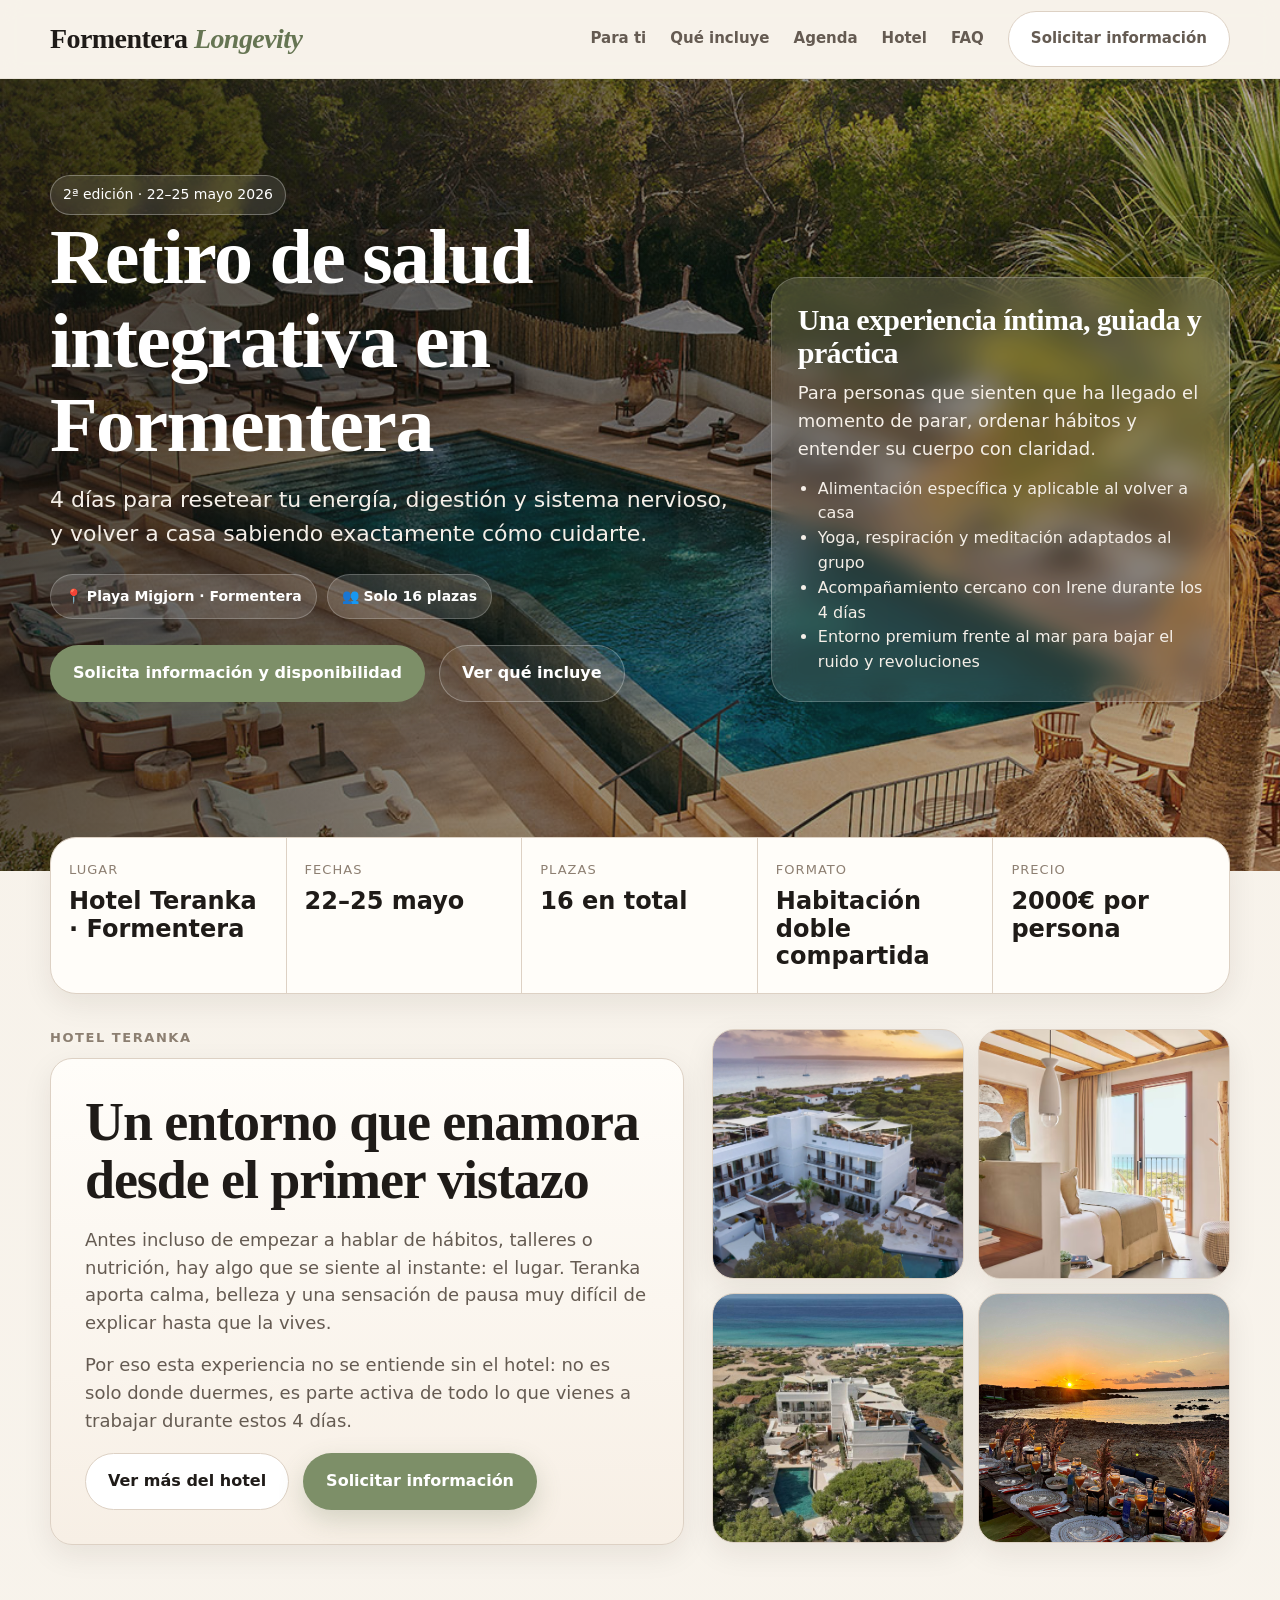
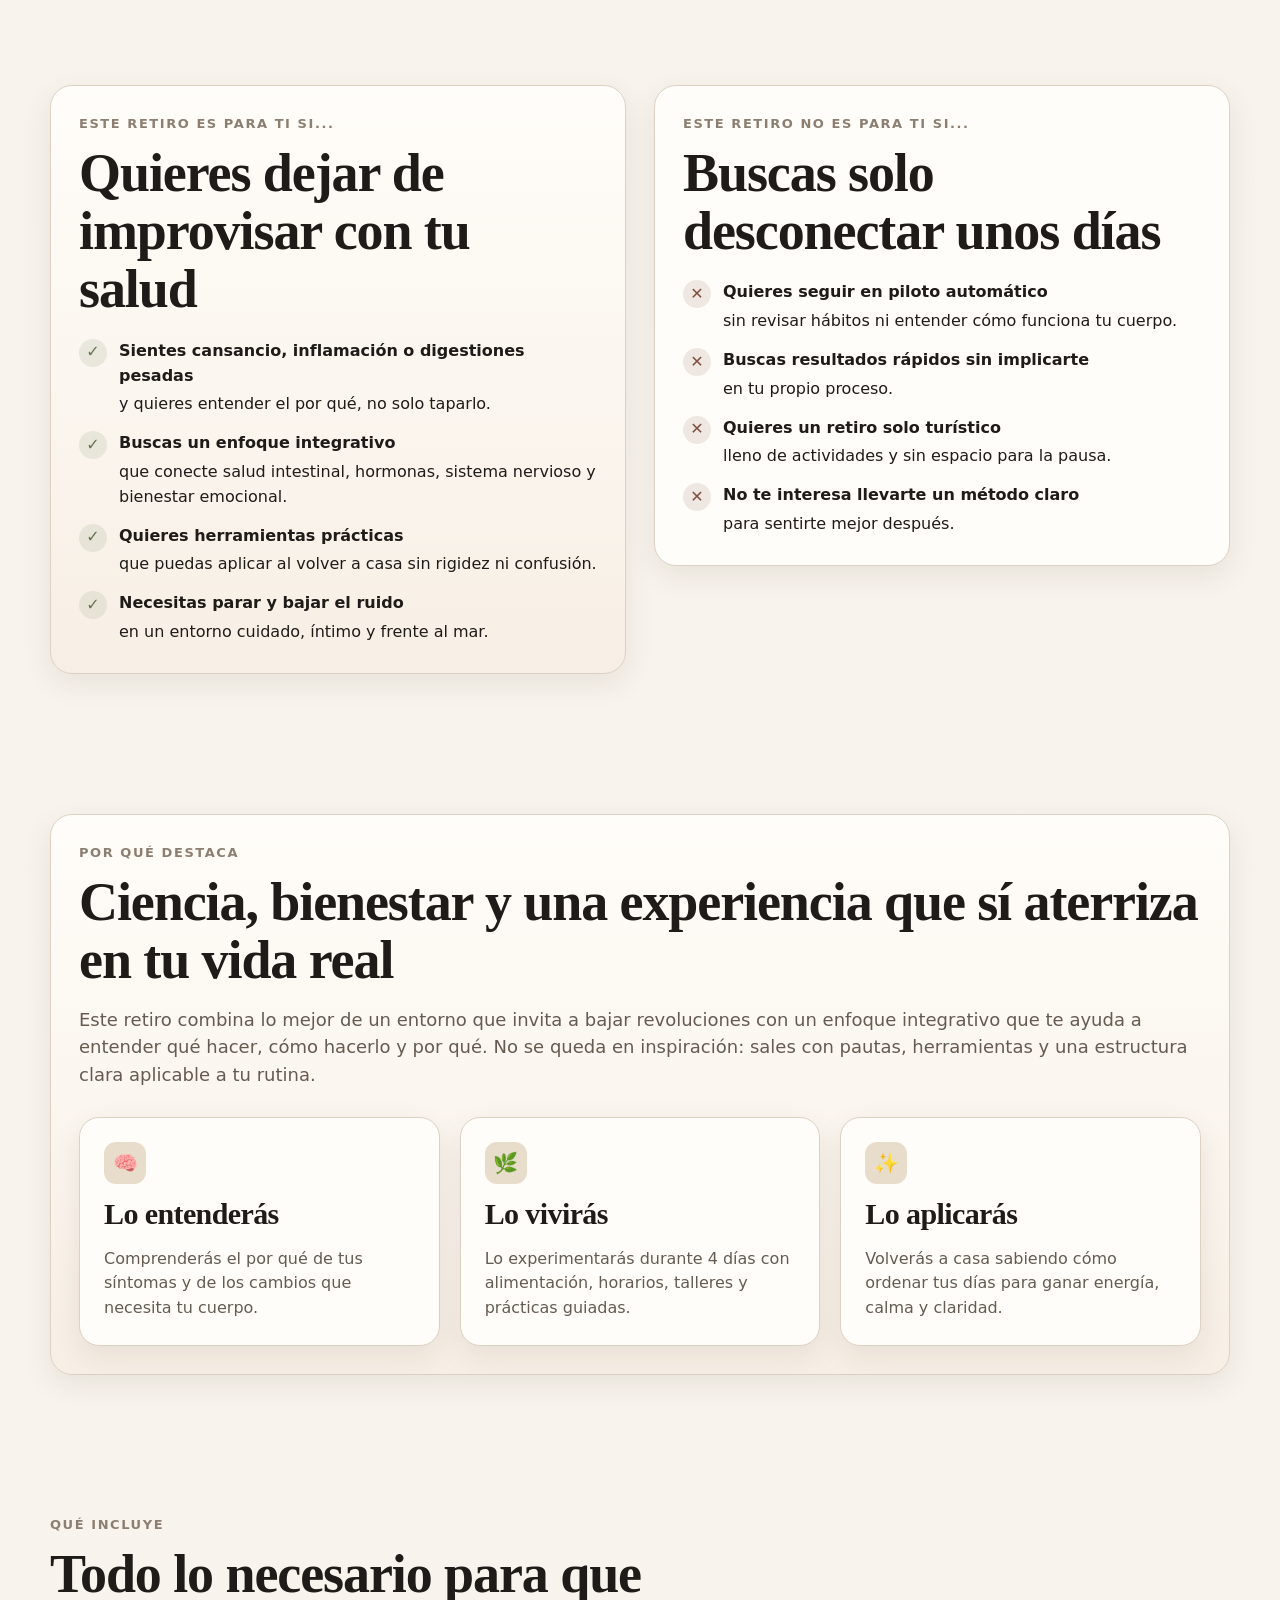
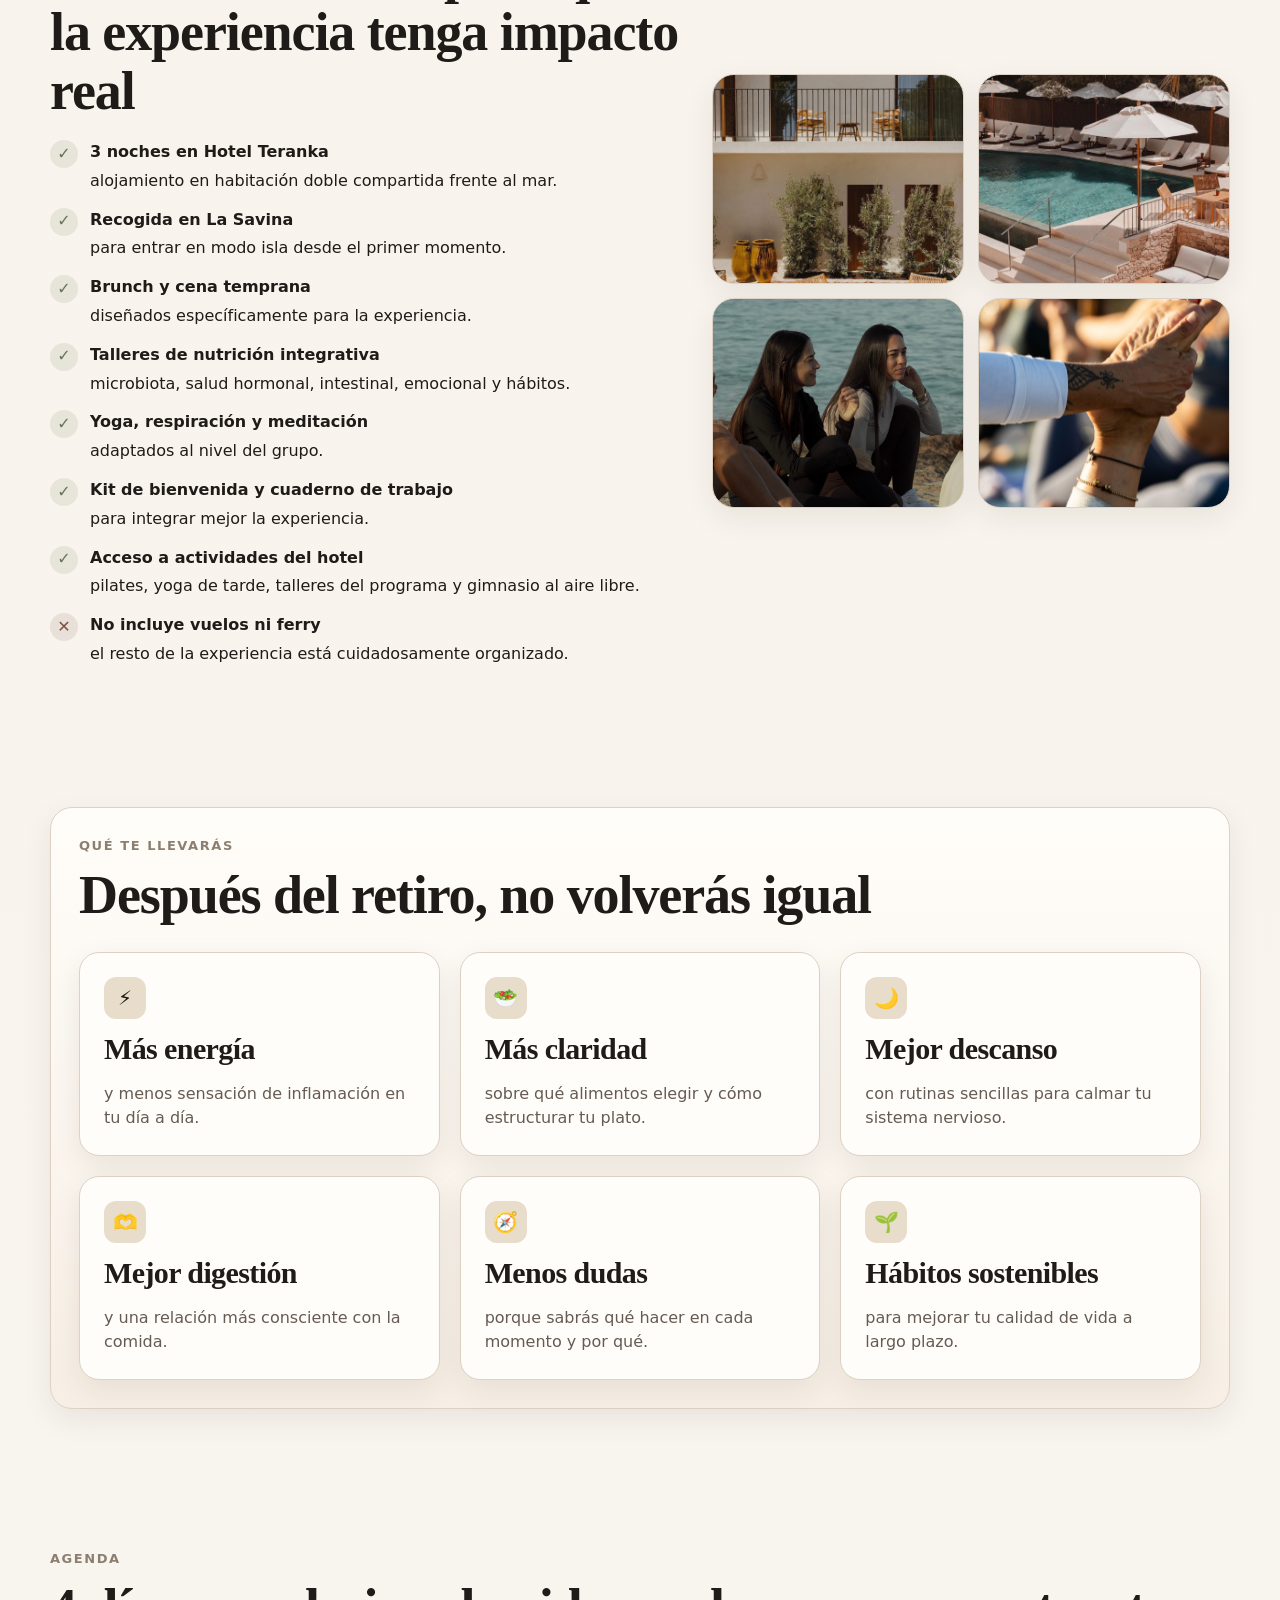
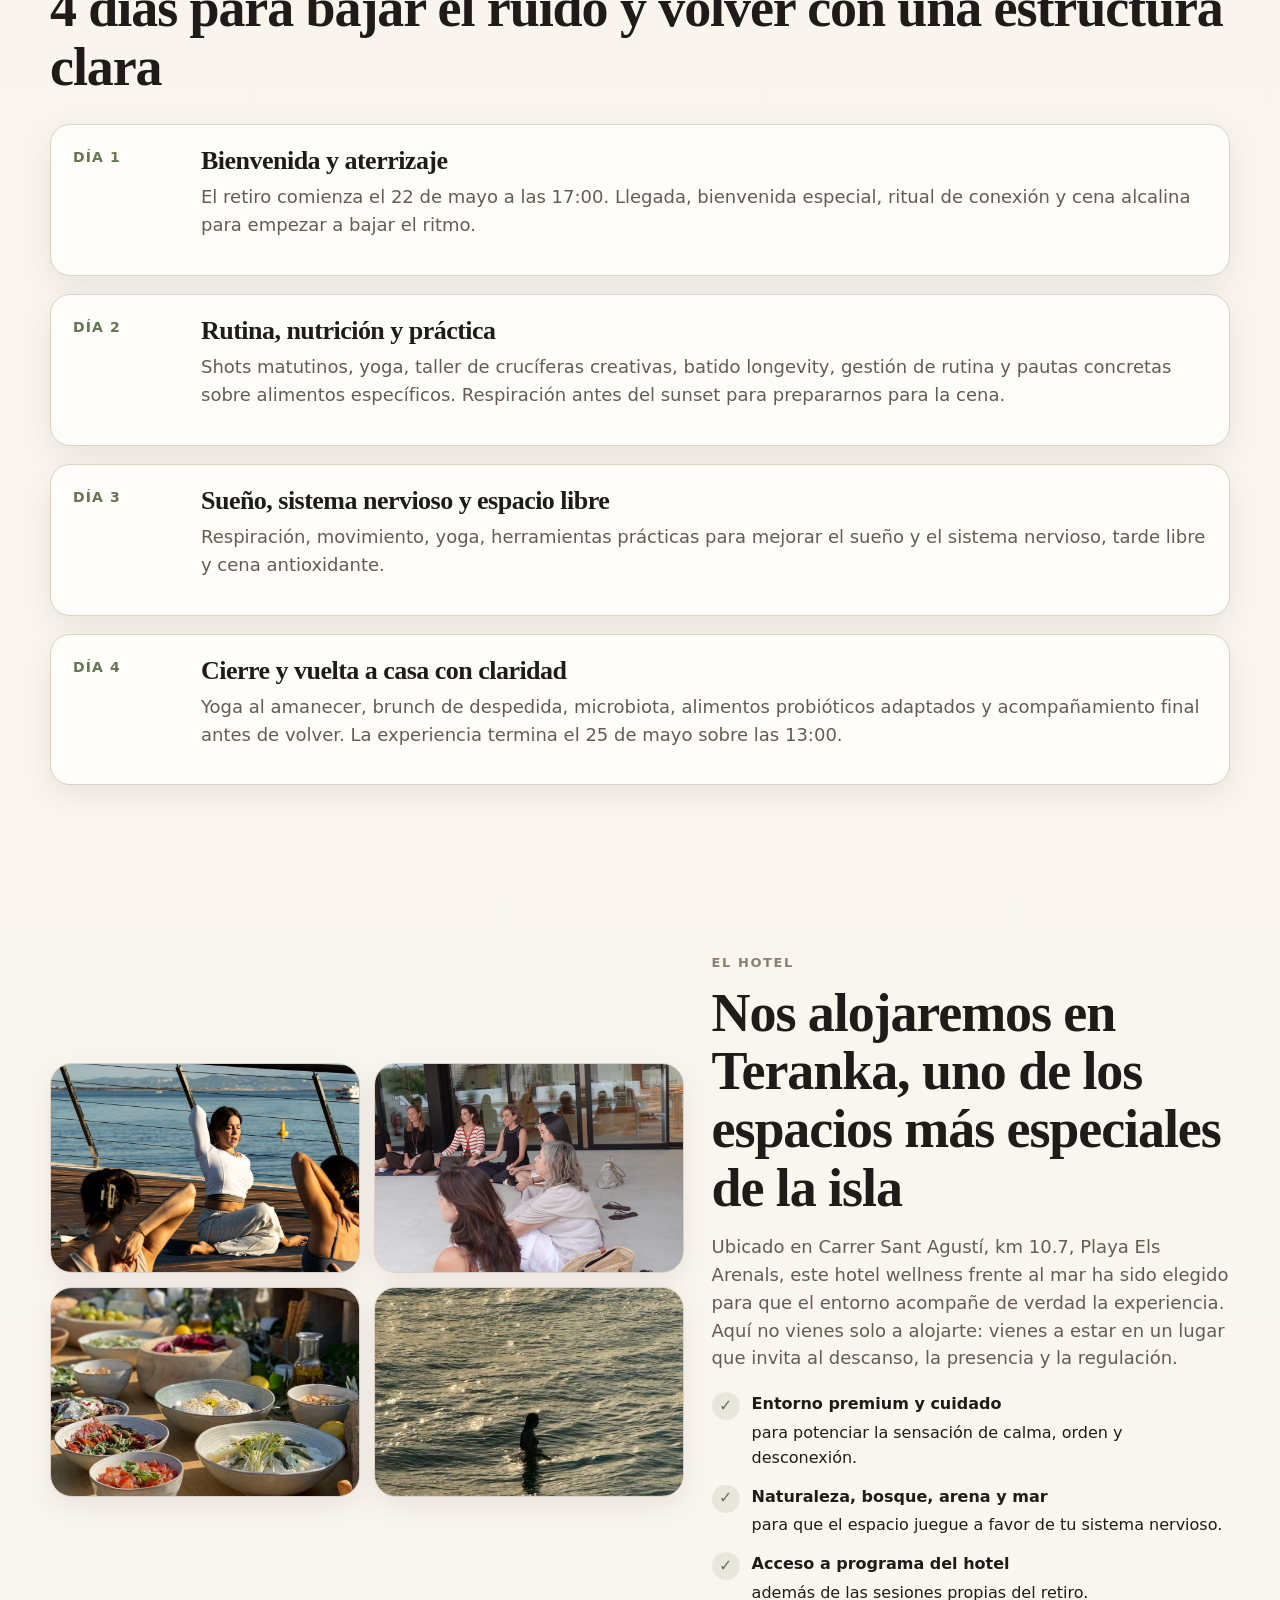
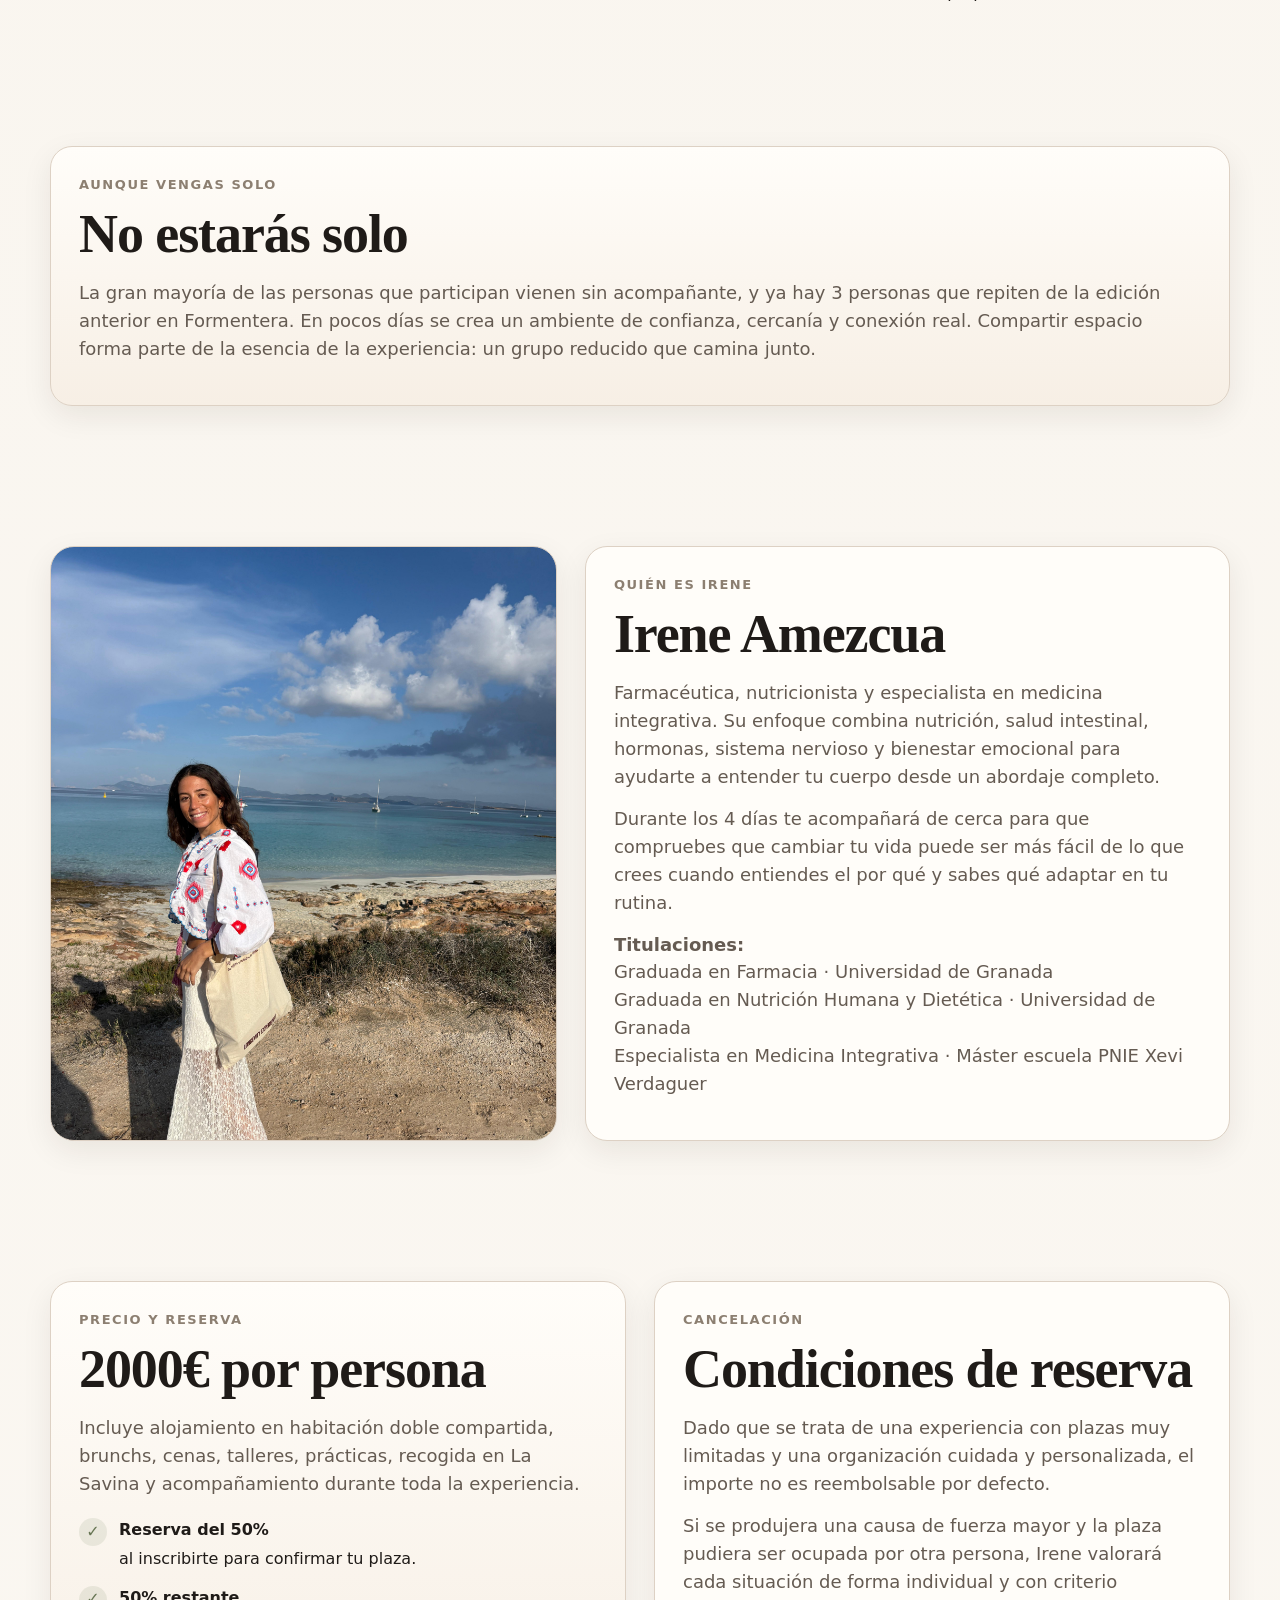
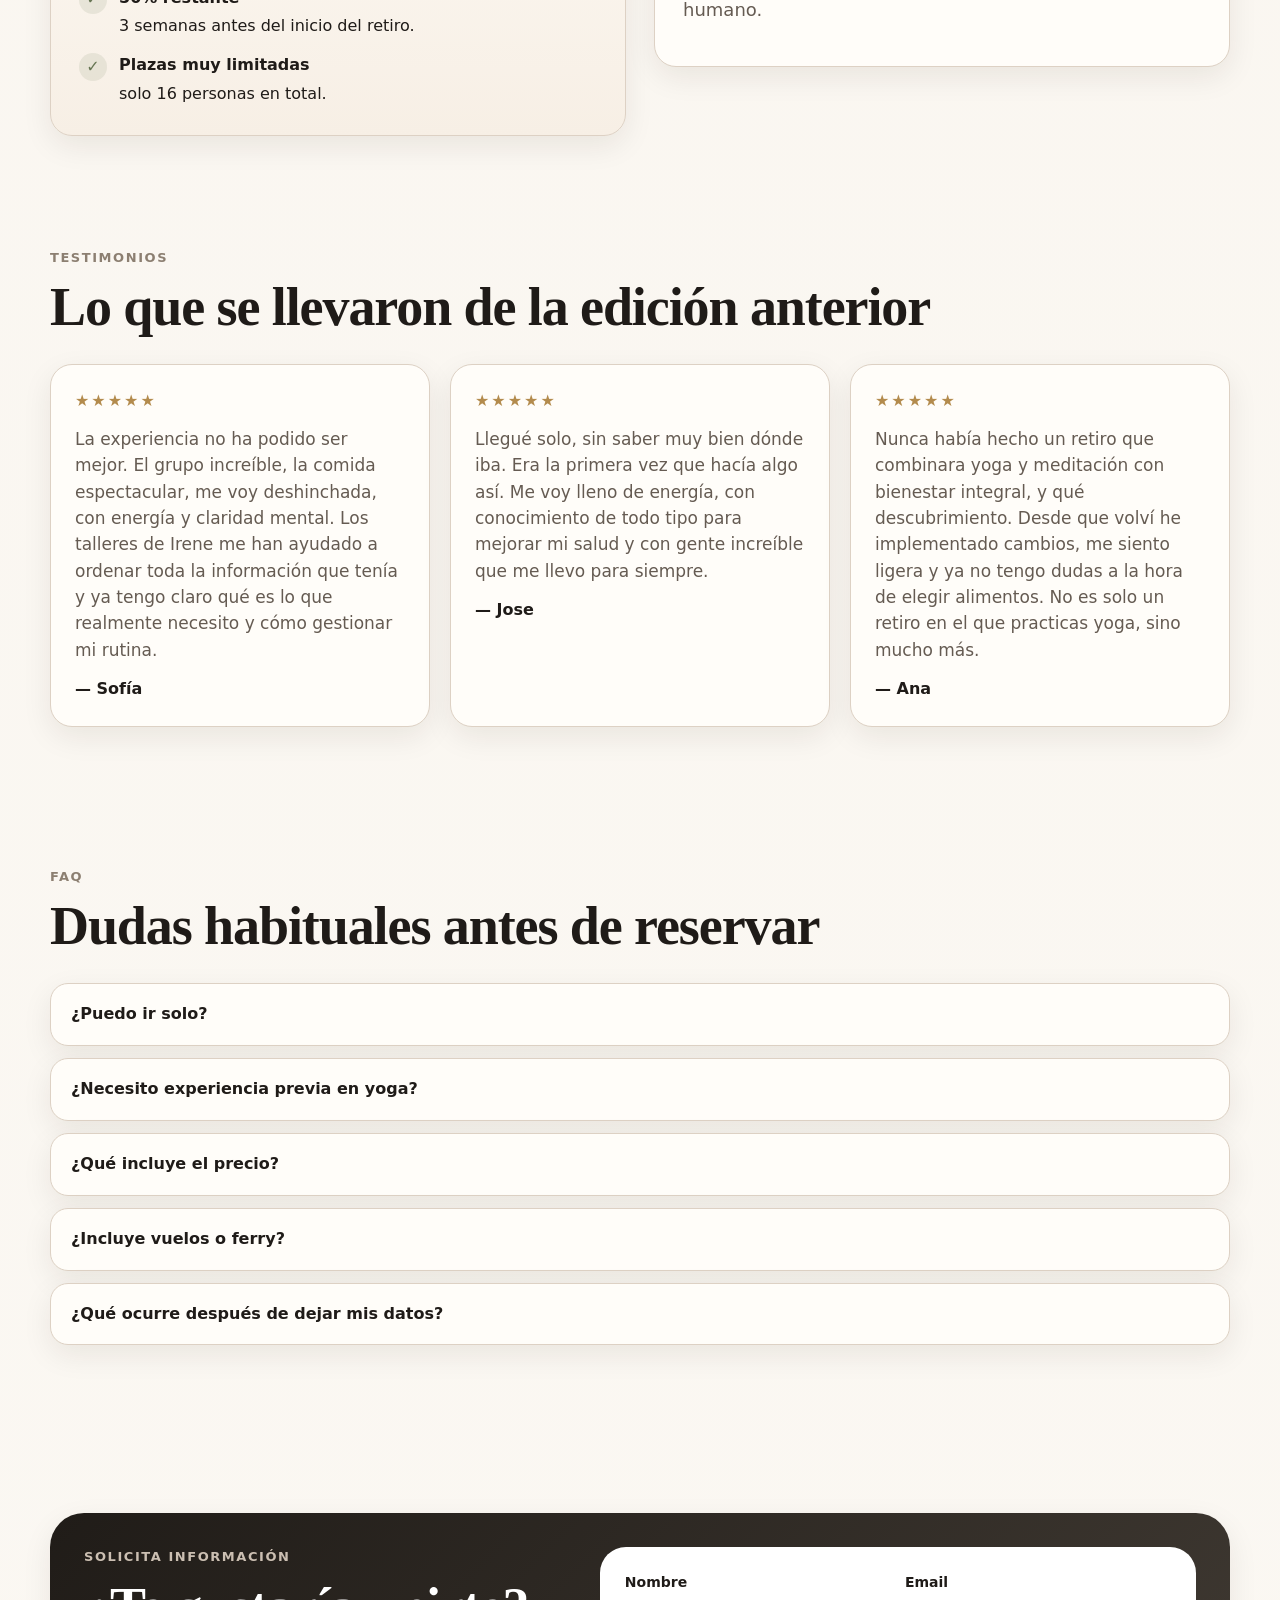
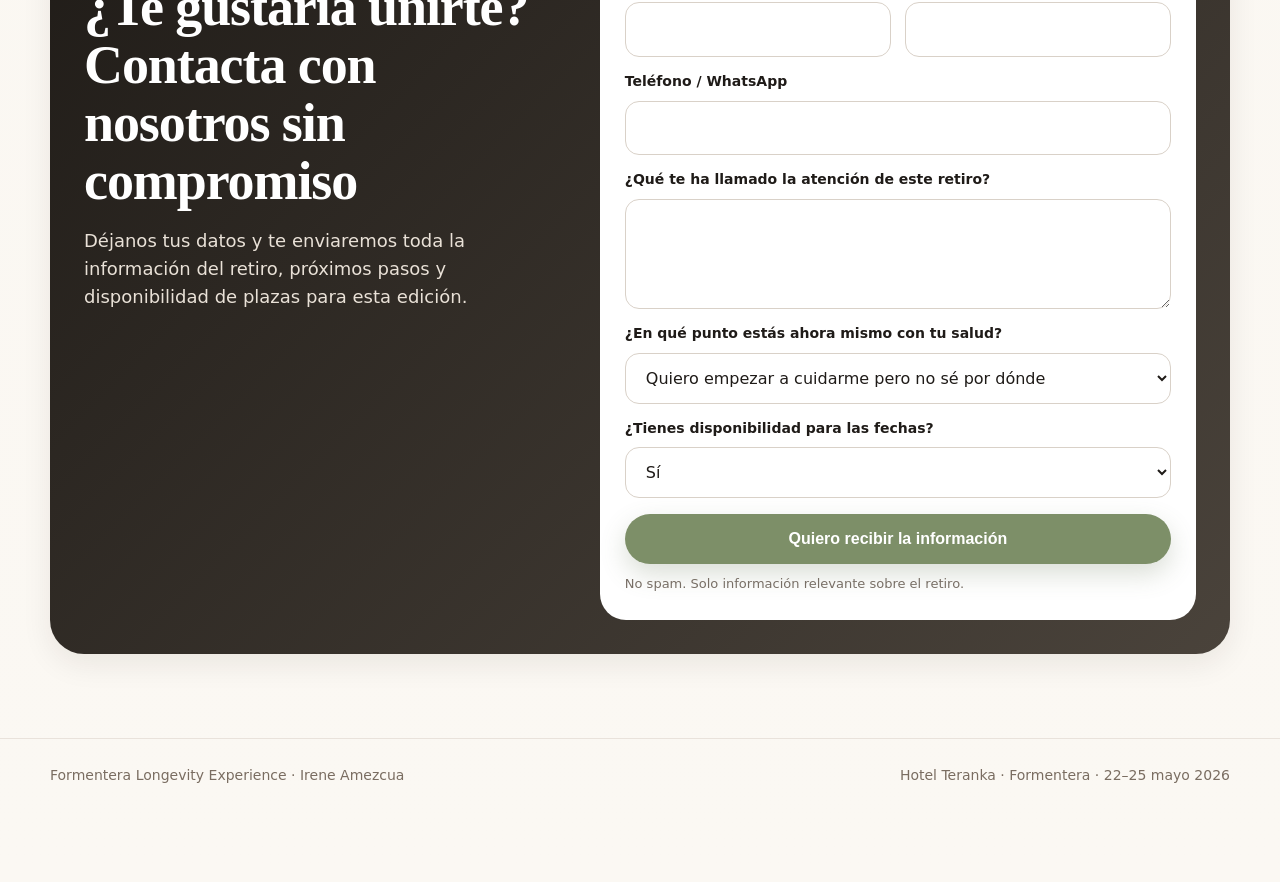
<file: index.html>
<!DOCTYPE html>
<html lang="es">
<head>
  <meta charset="UTF-8" />
  <meta name="viewport" content="width=device-width, initial-scale=1.0" />
  <title>Formentera Longevity Experience</title>
  <meta name="description" content="Retiro de salud integrativa en Formentera con Irene Amezcua. 22–25 mayo 2026 en Hotel Teranka. Solicita información y disponibilidad." />
  <style>
    :root{
      --bg:#f7f2ea;
      --bg-soft:#fbf8f3;
      --card:#fffdf9;
      --text:#1f1b18;
      --muted:#655b52;
      --line:#ddd1c4;
      --accent:#7d8f68;
      --accent-dark:#667553;
      --sand:#e8dccb;
      --shadow:0 10px 30px rgba(39,28,19,.08);
      --radius:22px;
      --max:1180px;
    }
    *{box-sizing:border-box}
    html{scroll-behavior:smooth}
    body{
      margin:0;
      font-family:Inter, ui-sans-serif, system-ui, -apple-system, BlinkMacSystemFont, "Segoe UI", sans-serif;
      color:var(--text);
      background:linear-gradient(180deg,#f7f2ea 0%, #fbf8f3 100%);
      line-height:1.55;
    }
    img{max-width:100%;display:block}
    a{text-decoration:none;color:inherit}
    .container{width:min(var(--max), calc(100% - 32px)); margin:0 auto}
    .section{padding:84px 0}
    .section-tight{padding:56px 0}
    .eyebrow{
      display:inline-flex;gap:8px;align-items:center;padding:8px 12px;border:1px solid rgba(255,255,255,.3);
      border-radius:999px;background:rgba(255,255,255,.1);backdrop-filter: blur(8px);font-size:14px;color:#fff;
    }
    h1,h2,h3{
      font-family:Georgia, "Times New Roman", serif;
      line-height:1.08;
      letter-spacing:-0.02em;
      margin:0 0 16px;
    }
    h1{font-size:clamp(42px,7vw,78px)}
    h2{font-size:clamp(32px,4.6vw,54px)}
    h3{font-size:clamp(22px,3vw,30px)}
    p{margin:0 0 14px;color:var(--muted);font-size:18px}
    .lead{font-size:22px;color:#f5efe8;max-width:760px}
    .btn-row{display:flex;gap:14px;flex-wrap:wrap}
    .btn{
      display:inline-flex;align-items:center;justify-content:center;padding:15px 22px;border-radius:999px;
      font-weight:700;font-size:16px;transition:.25s ease;cursor:pointer;border:1px solid transparent
    }
    .btn-primary{background:var(--accent); color:#fff; box-shadow:0 10px 26px rgba(102,117,83,.24)}
    .btn-primary:hover{background:var(--accent-dark); transform:translateY(-1px)}
    .btn-secondary{background:rgba(255,255,255,.08); color:#fff; border-color:rgba(255,255,255,.28)}
    .btn-secondary:hover{background:rgba(255,255,255,.16)}
    .btn-light{background:#fff;color:var(--text);border:1px solid var(--line)}
    .btn-light:hover{transform:translateY(-1px); box-shadow:var(--shadow)}
    .site-header{
      position:sticky;top:0;z-index:50;background:rgba(247,242,234,.85);backdrop-filter:blur(10px);border-bottom:1px solid rgba(150,130,110,.12)
    }
    .nav{
      display:flex;align-items:center;justify-content:space-between;gap:20px;height:78px
    }
    .brand{font-family:Georgia,serif;font-size:28px;font-weight:700;letter-spacing:-.02em}
    .brand span{font-style:italic;color:var(--accent-dark)}
    .nav-links{display:flex;gap:24px;align-items:center}
    .nav-links a{color:var(--muted);font-weight:600;font-size:15px}
    .nav-links a:hover{color:var(--text)}
    .menu-btn{display:none;background:none;border:none;font-size:16px;font-weight:700}
    .hero{
      position:relative; overflow:hidden; color:#fff;
      background:
        linear-gradient(112deg, rgba(18,16,14,.84), rgba(18,16,14,.46) 50%, rgba(18,16,14,.24)),
        url('images/hero-hotel.jpg') center/cover no-repeat;
      min-height:88vh;
    }
    .hero::before{
      content:""; position:absolute; inset:0; background:
        linear-gradient(180deg, rgba(255,255,255,.03), transparent 24%);
      opacity:.96;
      transform:scale(1.01);
    }
    .hero-inner{position:relative; z-index:2; padding:96px 0 82px}
    .hero-grid{display:grid;grid-template-columns:1.2fr .8fr;gap:32px;align-items:end}
    .hero-card{
      background:rgba(255,255,255,.12); border:1px solid rgba(255,255,255,.22); backdrop-filter:blur(14px);
      border-radius:28px; padding:26px; box-shadow:0 10px 30px rgba(0,0,0,.12)
    }
    .hero-meta{display:flex;gap:10px;flex-wrap:wrap;margin:22px 0 26px}
    .chip{padding:11px 14px;border-radius:999px;background:rgba(255,255,255,.14);border:1px solid rgba(255,255,255,.22);font-weight:700;font-size:14px}
    .hero-side h3{margin-bottom:10px;color:#fff}
    .hero-side p, .hero-side li{color:#f5efe8}
    .hero-list{margin:0;padding-left:20px}
    .quick-bar{margin-top:-34px; position:relative; z-index:3}
    .quick-grid{
      background:var(--card); border:1px solid var(--line); border-radius:26px; box-shadow:var(--shadow);
      display:grid; grid-template-columns:repeat(5,1fr); gap:0; overflow:hidden
    }
    .quick-item{padding:22px 18px;border-right:1px solid var(--line)}
    .quick-item:last-child{border-right:0}
    .quick-item .label{font-size:13px;text-transform:uppercase;letter-spacing:.08em;color:#8d7f72;margin-bottom:8px}
    .quick-item .value{font-size:24px;font-weight:800;line-height:1.15}
    .split{display:grid;grid-template-columns:1fr 1fr;gap:28px;align-items:start}
    .card{background:var(--card);border:1px solid var(--line);border-radius:var(--radius);padding:28px;box-shadow:var(--shadow)}
    .soft{background:linear-gradient(180deg,#fffdf9 0%, #f7efe5 100%)}
    .kicker{font-size:13px;letter-spacing:.12em;text-transform:uppercase;color:#8c7f71;font-weight:800;margin-bottom:10px}
    .list{display:grid;gap:14px;margin-top:20px}
    .list-item{display:flex;gap:12px;align-items:flex-start}
    .tick, .cross{
      width:28px;height:28px;border-radius:50%;display:inline-flex;align-items:center;justify-content:center;flex:0 0 28px;font-weight:800
    }
    .tick{background:rgba(125,143,104,.14);color:var(--accent-dark)}
    .cross{background:rgba(120,85,69,.12);color:#7e5142}
    .list-item strong{display:block;color:var(--text);margin-bottom:4px}
    .benefits{display:grid;grid-template-columns:repeat(3,1fr);gap:20px;margin-top:28px}
    .benefit{background:var(--card);border:1px solid var(--line);border-radius:20px;padding:24px;box-shadow:var(--shadow)}
    .benefit .icon{width:42px;height:42px;border-radius:12px;background:var(--sand);display:flex;align-items:center;justify-content:center;font-size:20px;margin-bottom:14px}
    .benefit p{font-size:16px;margin:0}
    .features{display:grid;grid-template-columns:1.1fr .9fr;gap:28px;align-items:center}
    .photo-grid{display:grid;grid-template-columns:repeat(2,1fr);gap:14px}
    .hotel-teaser{padding-top:34px}
    .hotel-teaser .features{align-items:center}
    .hotel-teaser .photo{min-height:250px}
    .hotel-teaser .card{padding:34px}
    .photo{
      min-height:210px;border-radius:22px;overflow:hidden;border:1px solid var(--line);box-shadow:var(--shadow);position:relative;
      background-size:cover;background-position:center;
    }
    .photo.hero1{background-image:url('images/hotel-01.jpg')}
    .photo.hero2{background-image:url('images/hotel-02.jpg')}
    .photo.hero3{background-image:url('images/hotel-03.jpg')}
    .photo.hero4{background-image:url('images/hotel-04.jpg')}
    .photo.h1{background-image:url('images/hotel-05.jpg')}
    .photo.h2{background-image:url('images/hotel-06.jpg')}
    .photo.h3{background-image:url('images/hotel-07.jpg')}
    .photo.h4{background-image:url('images/hotel-08.jpg')}
    .photo.t1{background-image:url('images/hotel-09.jpg')}
    .photo.t2{background-image:url('images/hotel-10.jpg')}
    .photo.t3{background-image:url('images/hotel-11.jpg')}
    .photo.t4{background-image:url('images/hotel-12.jpg')}
    .timeline{display:grid;gap:18px;margin-top:28px}
    .timeline-item{display:grid;grid-template-columns:110px 1fr;gap:18px;align-items:start;background:var(--card);border:1px solid var(--line);padding:22px;border-radius:20px;box-shadow:var(--shadow)}
    .day-tag{font-weight:800;color:var(--accent-dark);font-size:14px;text-transform:uppercase;letter-spacing:.08em}
    .timeline-item h3{font-size:26px;margin-bottom:8px}
    .irene-grid{display:grid;grid-template-columns:.88fr 1.12fr;gap:28px;align-items:stretch}
    .portrait{
      min-height:100%;border-radius:24px;overflow:hidden;border:1px solid var(--line);box-shadow:var(--shadow);
      background:url('images/irene.jpg') center/cover no-repeat;
      min-height:560px;
    }
    .testimonials{display:grid;grid-template-columns:repeat(3,1fr);gap:20px;margin-top:28px}
    .quote{background:var(--card);border:1px solid var(--line);border-radius:22px;padding:24px;box-shadow:var(--shadow)}
    .stars{letter-spacing:2px;color:#b38b4d;margin-bottom:12px}
    .quote p{font-size:17px}
    .quote .author{margin-top:14px;font-weight:800;color:var(--text)}
    .faq{display:grid;gap:12px;margin-top:28px}
    .faq details{background:var(--card);border:1px solid var(--line);border-radius:18px;padding:18px 20px;box-shadow:var(--shadow)}
    .faq summary{cursor:pointer;list-style:none;font-weight:800}
    .faq summary::-webkit-details-marker{display:none}
    .faq .answer{padding-top:12px;color:var(--muted)}
    .cta-block{background:linear-gradient(135deg,#201c18,#4a433b); color:#fff; border-radius:34px; padding:34px; box-shadow:var(--shadow)}
    .cta-grid{display:grid;grid-template-columns:.9fr 1.1fr;gap:28px;align-items:start}
    .cta-block p{color:#e9e1d7}
    .form-card{background:#fff;border-radius:26px;padding:24px;border:1px solid rgba(255,255,255,.1)}
    .form-grid{display:grid;grid-template-columns:1fr 1fr;gap:14px}
    .field{display:grid;gap:8px}
    .field.full{grid-column:1/-1}
    label{font-size:14px;font-weight:700;color:var(--text)}
    input, select, textarea{
      width:100%;padding:14px 16px;border-radius:14px;border:1px solid #d9d1c8;background:#fff;font:inherit;color:var(--text)
    }
    textarea{min-height:110px;resize:vertical}
    input:focus, select:focus, textarea:focus{outline:2px solid rgba(125,143,104,.22);border-color:var(--accent)}
    .privacy{font-size:13px;color:#786f66;margin-top:10px}
    .success{display:none;margin-top:14px;padding:14px 16px;border-radius:14px;background:#eef5e8;color:#345126;font-weight:700}
    .footer{padding:26px 0 96px;border-top:1px solid rgba(150,130,110,.18)}
    .footer-inner{display:flex;justify-content:space-between;gap:14px;flex-wrap:wrap;color:#7a6d61;font-size:14px}
    .sticky-mobile{display:none}
    @media (max-width: 1024px){
      .hero-grid, .split, .features, .cta-grid, .testimonials, .irene-grid{grid-template-columns:1fr}
      .benefits{grid-template-columns:repeat(2,1fr)}
      .quick-grid{grid-template-columns:repeat(2,1fr)}
      .quick-item:nth-child(2n){border-right:0}
      .quick-item:nth-child(-n+3){border-bottom:1px solid var(--line)}
      .hero-side{max-width:680px}
      .portrait{min-height:460px}
    }
    @media (max-width: 720px){
      .nav-links{display:none;position:absolute;top:78px;left:0;right:0;background:rgba(247,242,234,.98);padding:18px 16px 24px;border-bottom:1px solid rgba(150,130,110,.14);flex-direction:column;align-items:flex-start}
      .nav-links.open{display:flex}
      .menu-btn{display:inline-flex}
      .hero-inner{padding:72px 0 64px}
      .benefits, .testimonials, .form-grid, .quick-grid{grid-template-columns:1fr}
      .timeline-item{grid-template-columns:1fr}
      .quick-item{border-right:0 !important;border-bottom:1px solid var(--line)}
      .quick-item:last-child{border-bottom:0}
      .photo-grid{grid-template-columns:1fr}
      .brand{font-size:24px}
      p{font-size:17px}
      .section{padding:72px 0}
      .portrait{min-height:380px}
      .sticky-mobile{
        display:flex;position:fixed;left:12px;right:12px;bottom:12px;z-index:60;gap:12px;background:rgba(255,253,249,.95);
        border:1px solid var(--line);padding:10px;border-radius:999px;box-shadow:var(--shadow);backdrop-filter:blur(10px)
      }
      .sticky-mobile .btn{flex:1;padding:14px 16px}
    }
    .image::after,
.image::before {
  display: none !important;
}
  </style>

<!-- Meta Pixel Code -->
<script>
  !function(f,b,e,v,n,t,s)
  {if(f.fbq)return;n=f.fbq=function(){n.callMethod?
  n.callMethod.apply(n,arguments):n.queue.push(arguments)};
  if(!f._fbq)f._fbq=n;n.push=n;n.loaded=!0;n.version='2.0';
  n.queue=[];t=b.createElement(e);t.async=!0;
  t.src=v;s=b.getElementsByTagName(e)[0];
  s.parentNode.insertBefore(t,s)}(window, document,'script',
  'https://connect.facebook.net/en_US/fbevents.js');
  fbq('init', '1472158240804532');
  fbq('track', 'PageView');
</script>
<noscript>
  <img height="1" width="1" style="display:none"
       src="https://www.facebook.com/tr?id=1472158240804532&ev=PageView&noscript=1"/>
</noscript>
<!-- End Meta Pixel Code -->

</head>
<body>
  <header class="site-header">
    <div class="container nav">
      <a href="#top" class="brand">Formentera <span>Longevity</span></a>
      <button class="menu-btn" id="menuBtn" aria-label="Abrir menú">Menú</button>
      <nav class="nav-links" id="navLinks">
        <a href="#para-ti">Para ti</a>
        <a href="#incluye">Qué incluye</a>
        <a href="#agenda">Agenda</a>
        <a href="#hotel">Hotel</a>
        <a href="#faq">FAQ</a>
        <a href="#solicitar" class="btn btn-light">Solicitar información</a>
      </nav>
    </div>
  </header>

  <main id="top">
    <section class="hero">
      <div class="container hero-inner">
        <div class="hero-grid">
          <div>
            <div class="eyebrow">2ª edición · 22–25 mayo 2026</div>
            <h1>Retiro de salud integrativa en Formentera</h1>
            <p class="lead">4 días para resetear tu energía, digestión y sistema nervioso, y volver a casa sabiendo exactamente cómo cuidarte.</p>
            <div class="hero-meta">
              <div class="chip">📍 Playa Migjorn · Formentera</div>
              <div class="chip">👥 Solo 16 plazas</div>
            </div>
            <div class="btn-row">
              <a href="#solicitar" class="btn btn-primary">Solicita información y disponibilidad</a>
              <a href="#incluye" class="btn btn-secondary">Ver qué incluye</a>
            </div>
          </div>
          <aside class="hero-card hero-side">
            <h3>Una experiencia íntima, guiada y práctica</h3>
            <p>Para personas que sienten que ha llegado el momento de parar, ordenar hábitos y entender su cuerpo con claridad.</p>
            <ul class="hero-list">
              <li>Alimentación específica y aplicable al volver a casa</li>
              <li>Yoga, respiración y meditación adaptados al grupo</li>
              <li>Acompañamiento cercano con Irene durante los 4 días</li>
              <li>Entorno premium frente al mar para bajar el ruido y revoluciones</li>
            </ul>
          </aside>
        </div>
      </div>
    </section>

    <section class="quick-bar">
      <div class="container">
        <div class="quick-grid">
          <div class="quick-item">
            <div class="label">Lugar</div>
            <div class="value">Hotel Teranka · Formentera</div>
          </div>
          <div class="quick-item">
            <div class="label">Fechas</div>
            <div class="value">22–25 mayo</div>
          </div>
          <div class="quick-item">
            <div class="label">Plazas</div>
            <div class="value">16 en total</div>
          </div>
          <div class="quick-item">
            <div class="label">Formato</div>
            <div class="value">Habitación doble compartida</div>
          </div>
          <div class="quick-item">
            <div class="label">Precio</div>
            <div class="value">2000€ por persona</div>
          </div>
        </div>
      </div>
    </section>

    <section class="section-tight hotel-teaser">
      <div class="container features">
        <div>
          <div class="kicker">Hotel Teranka</div>
          <div class="card soft">
            <h2>Un entorno que enamora desde el primer vistazo</h2>
            <p>Antes incluso de empezar a hablar de hábitos, talleres o nutrición, hay algo que se siente al instante: el lugar. Teranka aporta calma, belleza y una sensación de pausa muy difícil de explicar hasta que la vives.</p>
            <p>Por eso esta experiencia no se entiende sin el hotel: no es solo donde duermes, es parte activa de todo lo que vienes a trabajar durante estos 4 días.</p>
            <div class="btn-row" style="margin-top:18px">
              <a href="#hotel" class="btn btn-light">Ver más del hotel</a>
              <a href="#solicitar" class="btn btn-primary">Solicitar información</a>
            </div>
          </div>
        </div>
        <div class="photo-grid">
          <div class="photo hero1" ></div>
          <div class="photo hero2" ></div>
          <div class="photo hero3" ></div>
          <div class="photo hero4" ></div>
        </div>
      </div>
    </section>

    <section class="section" id="para-ti">
      <div class="container split">
        <div class="card soft">
          <div class="kicker">Este retiro es para ti si...</div>
          <h2>Quieres dejar de improvisar con tu salud</h2>
          <div class="list">
            <div class="list-item"><span class="tick">✓</span><div><strong>Sientes cansancio, inflamación o digestiones pesadas</strong><span>y quieres entender el por qué, no solo taparlo.</span></div></div>
            <div class="list-item"><span class="tick">✓</span><div><strong>Buscas un enfoque integrativo</strong><span>que conecte salud intestinal, hormonas, sistema nervioso y bienestar emocional.</span></div></div>
            <div class="list-item"><span class="tick">✓</span><div><strong>Quieres herramientas prácticas</strong><span>que puedas aplicar al volver a casa sin rigidez ni confusión.</span></div></div>
            <div class="list-item"><span class="tick">✓</span><div><strong>Necesitas parar y bajar el ruido</strong><span>en un entorno cuidado, íntimo y frente al mar.</span></div></div>
          </div>
        </div>
        <div class="card">
          <div class="kicker">Este retiro no es para ti si...</div>
          <h2>Buscas solo desconectar unos días</h2>
          <div class="list">
            <div class="list-item"><span class="cross">✕</span><div><strong>Quieres seguir en piloto automático</strong><span>sin revisar hábitos ni entender cómo funciona tu cuerpo.</span></div></div>
            <div class="list-item"><span class="cross">✕</span><div><strong>Buscas resultados rápidos sin implicarte</strong><span>en tu propio proceso.</span></div></div>
            <div class="list-item"><span class="cross">✕</span><div><strong>Quieres un retiro solo turístico</strong><span>lleno de actividades y sin espacio para la pausa.</span></div></div>
            <div class="list-item"><span class="cross">✕</span><div><strong>No te interesa llevarte un método claro</strong><span>para sentirte mejor después.</span></div></div>
          </div>
        </div>
      </div>
    </section>

    <section class="section-tight">
      <div class="container">
        <div class="card soft">
          <div class="kicker">Por qué destaca</div>
          <h2>Ciencia, bienestar y una experiencia que sí aterriza en tu vida real</h2>
          <p>Este retiro combina lo mejor de un entorno que invita a bajar revoluciones con un enfoque integrativo que te ayuda a entender qué hacer, cómo hacerlo y por qué. No se queda en inspiración: sales con pautas, herramientas y una estructura clara aplicable a tu rutina.</p>
          <div class="benefits">
            <div class="benefit">
              <div class="icon">🧠</div>
              <h3>Lo entenderás</h3>
              <p>Comprenderás el por qué de tus síntomas y de los cambios que necesita tu cuerpo.</p>
            </div>
            <div class="benefit">
              <div class="icon">🌿</div>
              <h3>Lo vivirás</h3>
              <p>Lo experimentarás durante 4 días con alimentación, horarios, talleres y prácticas guiadas.</p>
            </div>
            <div class="benefit">
              <div class="icon">✨</div>
              <h3>Lo aplicarás</h3>
              <p>Volverás a casa sabiendo cómo ordenar tus días para ganar energía, calma y claridad.</p>
            </div>
          </div>
        </div>
      </div>
    </section>

    <section class="section" id="incluye">
      <div class="container features">
        <div>
          <div class="kicker">Qué incluye</div>
          <h2>Todo lo necesario para que la experiencia tenga impacto real</h2>
          <div class="list">
            <div class="list-item"><span class="tick">✓</span><div><strong>3 noches en Hotel Teranka</strong><span>alojamiento en habitación doble compartida frente al mar.</span></div></div>
            <div class="list-item"><span class="tick">✓</span><div><strong>Recogida en La Savina</strong><span>para entrar en modo isla desde el primer momento.</span></div></div>
            <div class="list-item"><span class="tick">✓</span><div><strong>Brunch y cena temprana</strong><span>diseñados específicamente para la experiencia.</span></div></div>
            <div class="list-item"><span class="tick">✓</span><div><strong>Talleres de nutrición integrativa</strong><span>microbiota, salud hormonal, intestinal, emocional y hábitos.</span></div></div>
            <div class="list-item"><span class="tick">✓</span><div><strong>Yoga, respiración y meditación</strong><span>adaptados al nivel del grupo.</span></div></div>
            <div class="list-item"><span class="tick">✓</span><div><strong>Kit de bienvenida y cuaderno de trabajo</strong><span>para integrar mejor la experiencia.</span></div></div>
            <div class="list-item"><span class="tick">✓</span><div><strong>Acceso a actividades del hotel</strong><span>pilates, yoga de tarde, talleres del programa y gimnasio al aire libre.</span></div></div>
            <div class="list-item"><span class="cross">✕</span><div><strong>No incluye vuelos ni ferry</strong><span>el resto de la experiencia está cuidadosamente organizado.</span></div></div>
          </div>
        </div>
        <div class="photo-grid">
          <div class="photo h1" ></div>
          <div class="photo h2" ></div>
          <div class="photo h3" ></div>
          <div class="photo h4" ></div>
        </div>
      </div>
    </section>

    <section class="section-tight">
      <div class="container card soft">
        <div class="kicker">Qué te llevarás</div>
        <h2>Después del retiro, no volverás igual</h2>
        <div class="benefits">
          <div class="benefit"><div class="icon">⚡</div><h3>Más energía</h3><p>y menos sensación de inflamación en tu día a día.</p></div>
          <div class="benefit"><div class="icon">🥗</div><h3>Más claridad</h3><p>sobre qué alimentos elegir y cómo estructurar tu plato.</p></div>
          <div class="benefit"><div class="icon">🌙</div><h3>Mejor descanso</h3><p>con rutinas sencillas para calmar tu sistema nervioso.</p></div>
          <div class="benefit"><div class="icon">🫶</div><h3>Mejor digestión</h3><p>y una relación más consciente con la comida.</p></div>
          <div class="benefit"><div class="icon">🧭</div><h3>Menos dudas</h3><p>porque sabrás qué hacer en cada momento y por qué.</p></div>
          <div class="benefit"><div class="icon">🌱</div><h3>Hábitos sostenibles</h3><p>para mejorar tu calidad de vida a largo plazo.</p></div>
        </div>
      </div>
    </section>

    <section class="section" id="agenda">
      <div class="container">
        <div class="kicker">Agenda</div>
        <h2>4 días para bajar el ruido y volver con una estructura clara</h2>
        <div class="timeline">
          <article class="timeline-item">
            <div class="day-tag">Día 1</div>
            <div>
              <h3>Bienvenida y aterrizaje</h3>
              <p>El retiro comienza el 22 de mayo a las 17:00. Llegada, bienvenida especial, ritual de conexión y cena alcalina para empezar a bajar el ritmo.</p>
            </div>
          </article>
          <article class="timeline-item">
            <div class="day-tag">Día 2</div>
            <div>
              <h3>Rutina, nutrición y práctica</h3>
              <p>Shots matutinos, yoga, taller de crucíferas creativas, batido longevity, gestión de rutina y pautas concretas sobre alimentos específicos. Respiración antes del sunset para prepararnos para la cena.</p>
            </div>
          </article>
          <article class="timeline-item">
            <div class="day-tag">Día 3</div>
            <div>
              <h3>Sueño, sistema nervioso y espacio libre</h3>
              <p>Respiración, movimiento, yoga, herramientas prácticas para mejorar el sueño y el sistema nervioso, tarde libre y cena antioxidante.</p>
            </div>
          </article>
          <article class="timeline-item">
            <div class="day-tag">Día 4</div>
            <div>
              <h3>Cierre y vuelta a casa con claridad</h3>
              <p>Yoga al amanecer, brunch de despedida, microbiota, alimentos probióticos adaptados y acompañamiento final antes de volver. La experiencia termina el 25 de mayo sobre las 13:00.</p>
            </div>
          </article>
        </div>
      </div>
    </section>

    <section class="section" id="hotel">
      <div class="container features">
        <div class="photo-grid">
          <div class="photo t1" ></div>
          <div class="photo t2" ></div>
          <div class="photo t3" ></div>
          <div class="photo t4" ></div>
        </div>
        <div>
          <div class="kicker">El hotel</div>
          <h2>Nos alojaremos en Teranka, uno de los espacios más especiales de la isla</h2>
          <p>Ubicado en Carrer Sant Agustí, km 10.7, Playa Els Arenals, este hotel wellness frente al mar ha sido elegido para que el entorno acompañe de verdad la experiencia. Aquí no vienes solo a alojarte: vienes a estar en un lugar que invita al descanso, la presencia y la regulación.</p>
          <div class="list">
            <div class="list-item"><span class="tick">✓</span><div><strong>Entorno premium y cuidado</strong><span>para potenciar la sensación de calma, orden y desconexión.</span></div></div>
            <div class="list-item"><span class="tick">✓</span><div><strong>Naturaleza, bosque, arena y mar</strong><span>para que el espacio juegue a favor de tu sistema nervioso.</span></div></div>
            <div class="list-item"><span class="tick">✓</span><div><strong>Acceso a programa del hotel</strong><span>además de las sesiones propias del retiro.</span></div></div>
          </div>
        </div>
      </div>
    </section>

    <section class="section-tight">
      <div class="container card soft">
        <div class="kicker">Aunque vengas solo</div>
        <h2>No estarás solo</h2>
        <p>La gran mayoría de las personas que participan vienen sin acompañante, y ya hay 3 personas que repiten de la edición anterior en Formentera. En pocos días se crea un ambiente de confianza, cercanía y conexión real. Compartir espacio forma parte de la esencia de la experiencia: un grupo reducido que camina junto.</p>
      </div>
    </section>

    <section class="section">
      <div class="container irene-grid">
        <div class="portrait" aria-label="Foto de Irene Amezcua"></div>
        <div class="card">
          <div class="kicker">Quién es Irene</div>
          <h2>Irene Amezcua</h2>
          <p>Farmacéutica, nutricionista y especialista en medicina integrativa. Su enfoque combina nutrición, salud intestinal, hormonas, sistema nervioso y bienestar emocional para ayudarte a entender tu cuerpo desde un abordaje completo.</p>
          <p>Durante los 4 días te acompañará de cerca para que compruebes que cambiar tu vida puede ser más fácil de lo que crees cuando entiendes el por qué y sabes qué adaptar en tu rutina.</p>
          <p><strong>Titulaciones:</strong><br>Graduada en Farmacia · Universidad de Granada<br>Graduada en Nutrición Humana y Dietética · Universidad de Granada<br>Especialista en Medicina Integrativa · Máster escuela PNIE Xevi Verdaguer</p>
        </div>
      </div>
    </section>

    <section class="section-tight">
      <div class="container split">
        <div class="card soft">
          <div class="kicker">Precio y reserva</div>
          <h2>2000€ por persona</h2>
          <p>Incluye alojamiento en habitación doble compartida, brunchs, cenas, talleres, prácticas, recogida en La Savina y acompañamiento durante toda la experiencia.</p>
          <div class="list">
            <div class="list-item"><span class="tick">✓</span><div><strong>Reserva del 50%</strong><span>al inscribirte para confirmar tu plaza.</span></div></div>
            <div class="list-item"><span class="tick">✓</span><div><strong>50% restante</strong><span>3 semanas antes del inicio del retiro.</span></div></div>
            <div class="list-item"><span class="tick">✓</span><div><strong>Plazas muy limitadas</strong><span>solo 16 personas en total.</span></div></div>
          </div>
        </div>
        <div class="card">
          <div class="kicker">Cancelación</div>
          <h2>Condiciones de reserva</h2>
          <p>Dado que se trata de una experiencia con plazas muy limitadas y una organización cuidada y personalizada, el importe no es reembolsable por defecto.</p>
          <p>Si se produjera una causa de fuerza mayor y la plaza pudiera ser ocupada por otra persona, Irene valorará cada situación de forma individual y con criterio humano.</p>
        </div>
      </div>
    </section>

    <section class="section-tight">
      <div class="container">
        <div class="kicker">Testimonios</div>
        <h2>Lo que se llevaron de la edición anterior</h2>
        <div class="testimonials">
          <article class="quote">
            <div class="stars">★★★★★</div>
            <p>La experiencia no ha podido ser mejor. El grupo increíble, la comida espectacular, me voy deshinchada, con energía y claridad mental. Los talleres de Irene me han ayudado a ordenar toda la información que tenía y ya tengo claro qué es lo que realmente necesito y cómo gestionar mi rutina.</p>
            <div class="author">— Sofía</div>
          </article>
          <article class="quote">
            <div class="stars">★★★★★</div>
            <p>Llegué solo, sin saber muy bien dónde iba. Era la primera vez que hacía algo así. Me voy lleno de energía, con conocimiento de todo tipo para mejorar mi salud y con gente increíble que me llevo para siempre.</p>
            <div class="author">— Jose</div>
          </article>
          <article class="quote">
            <div class="stars">★★★★★</div>
            <p>Nunca había hecho un retiro que combinara yoga y meditación con bienestar integral, y qué descubrimiento. Desde que volví he implementado cambios, me siento ligera y ya no tengo dudas a la hora de elegir alimentos. No es solo un retiro en el que practicas yoga, sino mucho más.</p>
            <div class="author">— Ana</div>
          </article>
        </div>
      </div>
    </section>

    <section class="section" id="faq">
      <div class="container">
        <div class="kicker">FAQ</div>
        <h2>Dudas habituales antes de reservar</h2>
        <div class="faq">
          <details>
            <summary>¿Puedo ir solo?</summary>
            <div class="answer">Sí. De hecho, la gran mayoría de asistentes vienen sin acompañante. Es una experiencia pensada para que te sientas integrado desde el primer día.</div>
          </details>
          <details>
            <summary>¿Necesito experiencia previa en yoga?</summary>
            <div class="answer">No. Las prácticas están adaptadas al nivel del grupo.</div>
          </details>
          <details>
            <summary>¿Qué incluye el precio?</summary>
            <div class="answer">Incluye alojamiento en habitación doble compartida, recogida en La Savina, brunchs, cenas, talleres, prácticas y acompañamiento durante toda la experiencia.</div>
          </details>
          <details>
            <summary>¿Incluye vuelos o ferry?</summary>
            <div class="answer">No, los desplazamientos hasta la isla no están incluidos.</div>
          </details>
          <details>
            <summary>¿Qué ocurre después de dejar mis datos?</summary>
            <div class="answer">Se revisará tu solicitud y recibirás la información práctica para confirmar si te encaja y cómo reservar tu plaza.</div>
          </details>
        </div>
      </div>
    </section>

    <section class="section" id="solicitar">
      <div class="container cta-block">
        <div class="cta-grid">
          <div>
            <div class="kicker" style="color:#cbbfb2">Solicita información</div>
            <h2>¿Te gustaría unirte? Contacta con nosotros sin compromiso</h2>
            <p>Déjanos tus datos y te enviaremos toda la información del retiro, próximos pasos y disponibilidad de plazas para esta edición.</p>
          </div>
          <div class="form-card">
  <form id="leadForm" action="https://script.google.com/macros/s/AKfycby2JSbyA-PjQpDEKONrtiWS-iY9-buUHHI8NE81fjfmnYP2Uv2lzy2p6UqDw_WxDORf/exec" method="POST" target="hidden_iframe">
    <input type="hidden" name="source" value="meta_ads_formentera_2026">


    <div class="form-grid">
      <div class="field">
        <label for="nombre">Nombre</label>
        <input id="nombre" name="nombre" required>
      </div>
      <div class="field">
        <label for="email">Email</label>
        <input id="email" type="email" name="email" required>
      </div>
      <div class="field full">
        <label for="telefono">Teléfono / WhatsApp</label>
        <input id="telefono" name="telefono" required>
      </div>
      <div class="field full">
        <label for="motivacion">¿Qué te ha llamado la atención de este retiro?</label>
        <textarea id="motivacion" name="motivacion" required></textarea>
      </div>
      <div class="field full">
        <label for="salud">¿En qué punto estás ahora mismo con tu salud?</label>
        <select id="salud" name="salud">
          <option>Quiero empezar a cuidarme pero no sé por dónde</option>
          <option>Ya me cuido, pero me falta claridad</option>
          <option>Tengo problemas digestivos / inflamación</option>
          <option>Busco parar y resetear hábitos</option>
          <option>Otro</option>
        </select>
      </div>
      <div class="field full">
        <label for="fechas">¿Tienes disponibilidad para las fechas?</label>
        <select id="fechas" name="fechas">
          <option>Sí</option>
          <option>No</option>
          <option>No estoy seguro/a</option>
        </select>
      </div>
    </div>

    <button type="submit" class="btn btn-primary" style="width:100%;margin-top:16px">
      Quiero recibir la información
    </button>

    <div class="privacy">No spam. Solo información relevante sobre el retiro.</div>
  </form>
<iframe name="hidden_iframe" id="hidden_iframe" style="display:none;"></iframe>
</div>
        </div>
      </div>
    </section>
  </main>

  <footer class="footer">
    <div class="container footer-inner">
      <div>Formentera Longevity Experience · Irene Amezcua</div>
      <div>Hotel Teranka · Formentera · 22–25 mayo 2026</div>
    </div>
  </footer>

  <div class="sticky-mobile">
    <a href="#solicitar" class="btn btn-primary">Solicitar información</a>
  </div>




<script>
  let formSubmitted = false;

  const leadForm = document.getElementById('leadForm');
  const hiddenIframe = document.getElementById('hidden_iframe');

  if (leadForm && hiddenIframe) {
 leadForm.addEventListener('submit', function () {
  formSubmitted = true;

  const button = leadForm.querySelector('button[type="submit"]');
  if (button) {
    button.disabled = true;
    button.innerText = "Enviando...";
  }
});

    hiddenIframe.addEventListener('load', function () {
      if (formSubmitted) {
        window.location.href = 'https://ireneamezcua.github.io/formentera-2026/gracias/';
      }
    });
  }

  const menuBtn = document.getElementById('menuBtn');
  const navLinks = document.getElementById('navLinks');

  if (menuBtn && navLinks) {
    menuBtn.addEventListener('click', () => navLinks.classList.toggle('open'));
  }
</script>
</body>
</html>
</file>
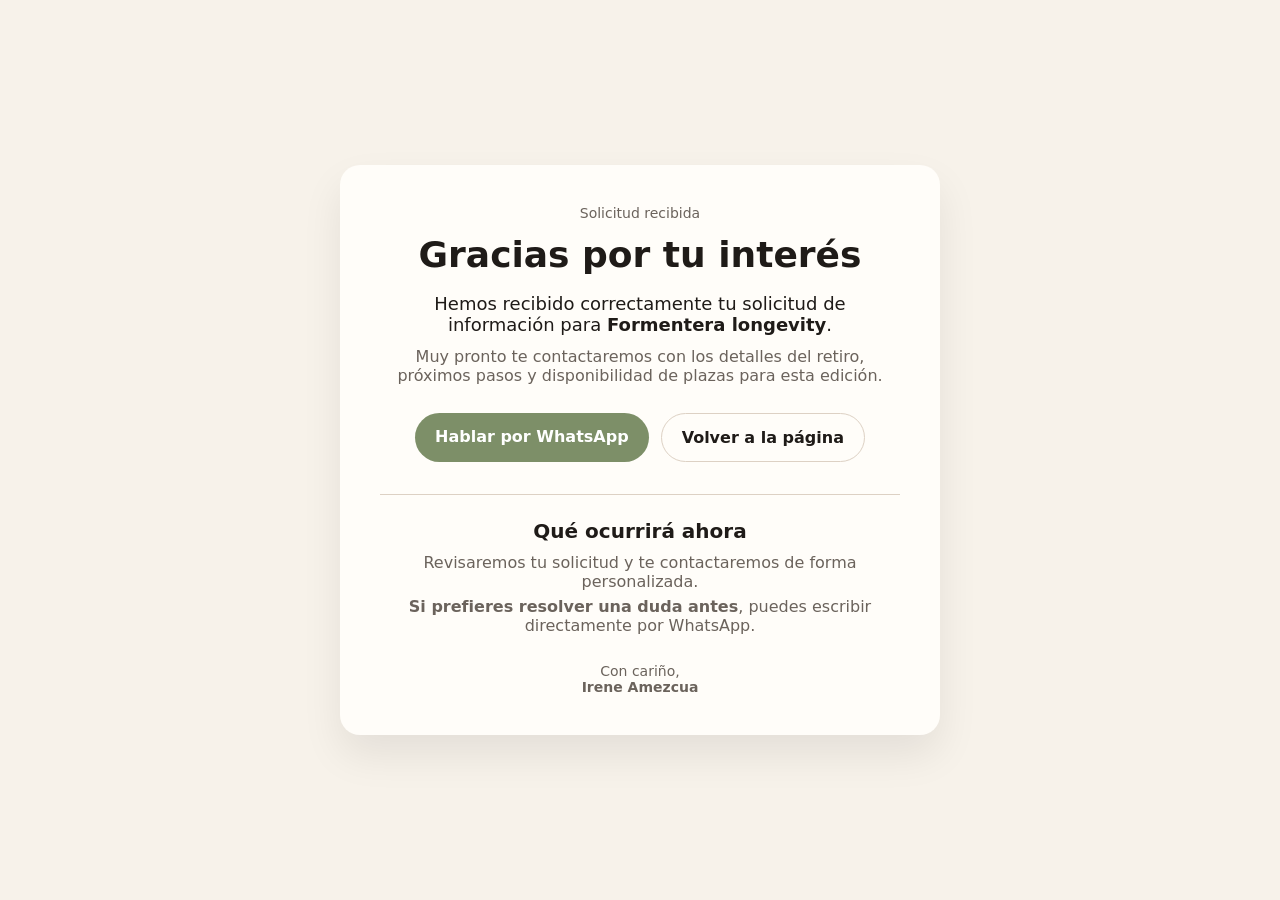
<file: gracias/index.html>
<!DOCTYPE html>
<html lang="es">
<head>
  <meta charset="UTF-8" />
  <meta name="viewport" content="width=device-width, initial-scale=1.0" />
  <title>Gracias por tu interés</title>

  <!-- Meta Pixel -->
  <script>
    !function(f,b,e,v,n,t,s){
      if(f.fbq)return;n=f.fbq=function(){n.callMethod?
      n.callMethod.apply(n,arguments):n.queue.push(arguments)};
      if(!f._fbq)f._fbq=n;
      n.push=n;n.loaded=!0;n.version='2.0';
      n.queue=[];t=b.createElement(e);t.async=!0;
      t.src=v;s=b.getElementsByTagName(e)[0];
      s.parentNode.insertBefore(t,s)
    }(window, document,'script',
    'https://connect.facebook.net/en_US/fbevents.js');

    fbq('init', '1472158240804532');
    fbq('track', 'PageView');
    fbq('track', 'Lead');
  </script>

  <style>
    :root{
      --bg:#f7f2ea;
      --card:#fffdf9;
      --text:#1f1b18;
      --muted:#6b635c;
      --accent:#7d8f68;
      --accent-dark:#667553;
      --line:#ddd1c4;
      --shadow:0 20px 40px rgba(0,0,0,0.08);
    }

    *{
      box-sizing:border-box;
      margin:0;
      padding:0;
    }

    body{
      font-family: system-ui, -apple-system, BlinkMacSystemFont, sans-serif;
      background:var(--bg);
      color:var(--text);
      display:flex;
      align-items:center;
      justify-content:center;
      min-height:100vh;
      padding:24px;
    }

    .card{
      background:var(--card);
      padding:40px;
      border-radius:20px;
      box-shadow:var(--shadow);
      max-width:600px;
      width:100%;
      text-align:center;
    }

    .eyebrow{
      font-size:14px;
      color:var(--muted);
      margin-bottom:12px;
    }

    h1{
      font-size:36px;
      margin-bottom:16px;
      line-height:1.2;
    }

    .lead{
      font-size:18px;
      margin-bottom:12px;
    }

    .sublead{
      color:var(--muted);
      margin-bottom:28px;
    }

    .actions{
      display:flex;
      gap:12px;
      flex-direction:column;
      margin-bottom:32px;
    }

    .btn{
      display:inline-block;
      padding:14px 20px;
      border-radius:999px;
      text-decoration:none;
      font-weight:600;
      transition:all .2s ease;
    }

    .btn-primary{
      background:var(--accent);
      color:white;
    }

    .btn-primary:hover{
      background:var(--accent-dark);
    }

    .btn-secondary{
      border:1px solid var(--line);
      color:var(--text);
    }

    .box{
      border-top:1px solid var(--line);
      padding-top:24px;
      margin-top:16px;
    }

    .box h2{
      font-size:20px;
      margin-bottom:10px;
    }

    .box p{
      color:var(--muted);
      margin-bottom:6px;
    }

    .brand{
      margin-top:28px;
      font-size:14px;
      color:var(--muted);
    }

    @media (min-width:600px){
      .actions{
        flex-direction:row;
        justify-content:center;
      }
    }
  </style>
</head>

<body>
  <section class="card">

    <div class="eyebrow">Solicitud recibida</div>

    <h1>Gracias por tu interés</h1>

    <p class="lead">
      Hemos recibido correctamente tu solicitud de información para <strong>Formentera longevity</strong>.
    </p>

    <p class="sublead">
      Muy pronto te contactaremos con los detalles del retiro, próximos pasos y disponibilidad de plazas para esta edición.
    </p>

    <div class="actions">
      <a
        class="btn btn-primary"
        href="https://wa.me/34625362844?text=Hola%20Irene,%20acabo%20de%20solicitar%20informaci%C3%B3n%20sobre%20Formentera%20Longevity%20y%20me%20gustar%C3%ADa%20resolver%20una%20duda."
        target="_blank"
        rel="noopener noreferrer"
      >
        Hablar por WhatsApp
      </a>

      <a class="btn btn-secondary" href="https://ireneamezcua.github.io/formentera-2026/">
        Volver a la página
      </a>
    </div>

    <div class="box">
      <h2>Qué ocurrirá ahora</h2>
      <p>Revisaremos tu solicitud y te contactaremos de forma personalizada.</p>
      <p><strong>Si prefieres resolver una duda antes</strong>, puedes escribir directamente por WhatsApp.</p>
    </div>

    <div class="brand">
      Con cariño,<br>
      <strong>Irene Amezcua</strong>
    </div>

  </section>
</body>
</html>
</file>
